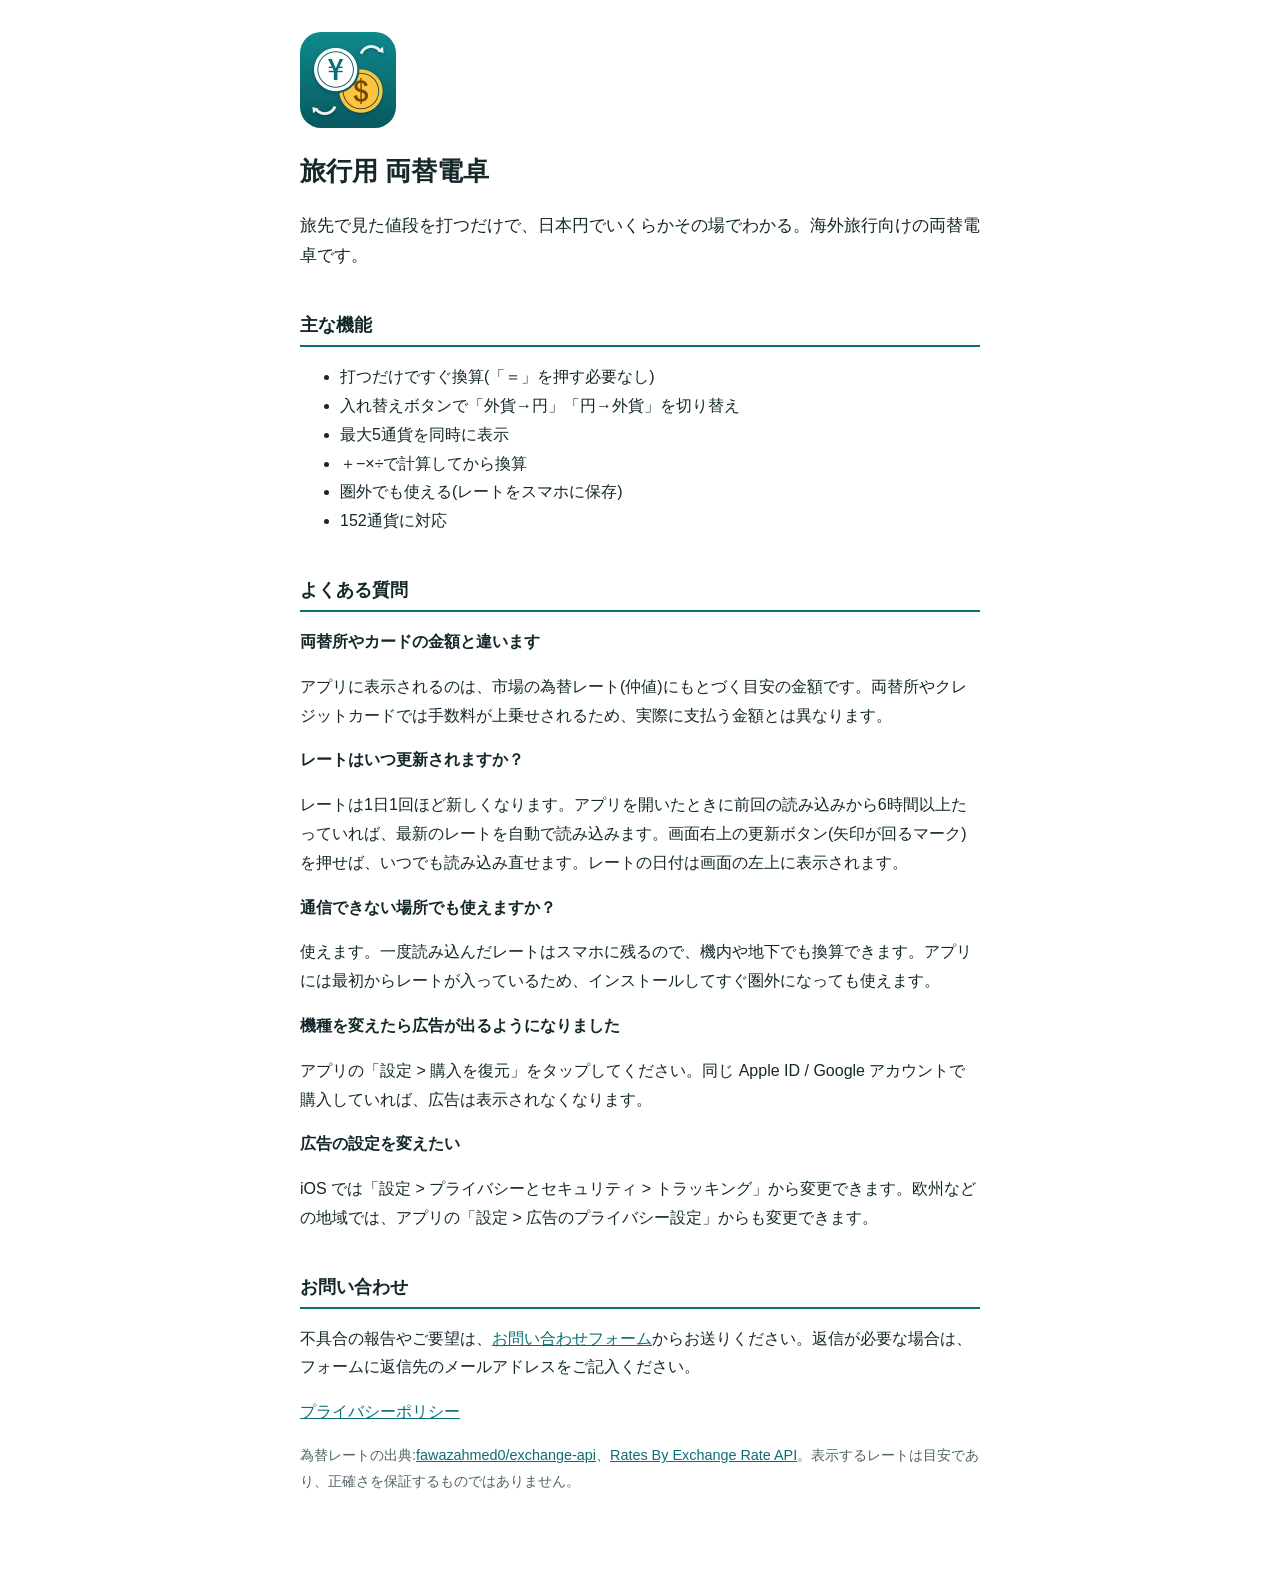
<file: index.html>
<!doctype html>
<html lang="ja">
<head>
<meta charset="utf-8">
<meta name="viewport" content="width=device-width, initial-scale=1">
<title>旅行用 両替電卓 | 通貨換算・為替レート計算</title>
<meta name="description" content="旅先で見た値段を打つだけで日本円でいくらかすぐわかる、海外旅行向けの両替電卓。円から外貨への換算や最大5通貨の同時表示にも対応し、圏外でも使えます。">
<link rel="stylesheet" href="style.css">
</head>
<body>
<main>
<img class="icon" src="icon.png" alt="" width="96" height="96">
<h1>旅行用 両替電卓</h1>
<p class="lead">旅先で見た値段を打つだけで、日本円でいくらかその場でわかる。海外旅行向けの両替電卓です。</p>

<h2>主な機能</h2>
<ul>
<li>打つだけですぐ換算(「＝」を押す必要なし)</li>
<li>入れ替えボタンで「外貨→円」「円→外貨」を切り替え</li>
<li>最大5通貨を同時に表示</li>
<li>＋−×÷で計算してから換算</li>
<li>圏外でも使える(レートをスマホに保存)</li>
<li>152通貨に対応</li>
</ul>

<h2>よくある質問</h2>
<h3>両替所やカードの金額と違います</h3>
<p>アプリに表示されるのは、市場の為替レート(仲値)にもとづく目安の金額です。両替所やクレジットカードでは手数料が上乗せされるため、実際に支払う金額とは異なります。</p>
<h3>レートはいつ更新されますか？</h3>
<p>レートは1日1回ほど新しくなります。アプリを開いたときに前回の読み込みから6時間以上たっていれば、最新のレートを自動で読み込みます。画面右上の更新ボタン(矢印が回るマーク)を押せば、いつでも読み込み直せます。レートの日付は画面の左上に表示されます。</p>
<h3>通信できない場所でも使えますか？</h3>
<p>使えます。一度読み込んだレートはスマホに残るので、機内や地下でも換算できます。アプリには最初からレートが入っているため、インストールしてすぐ圏外になっても使えます。</p>
<h3>機種を変えたら広告が出るようになりました</h3>
<p>アプリの「設定 > 購入を復元」をタップしてください。同じ Apple ID / Google アカウントで購入していれば、広告は表示されなくなります。</p>
<h3>広告の設定を変えたい</h3>
<p>iOS では「設定 > プライバシーとセキュリティ > トラッキング」から変更できます。欧州などの地域では、アプリの「設定 > 広告のプライバシー設定」からも変更できます。</p>

<h2>お問い合わせ</h2>
<p>不具合の報告やご要望は、<a href="https://docs.google.com/forms/d/e/1FAIpQLSer46v0iLHVShzQdXSf11qXnKrGB3zrSokAoWvqD0fSqKLcEg/viewform">お問い合わせフォーム</a>からお送りください。返信が必要な場合は、フォームに返信先のメールアドレスをご記入ください。</p>

<p><a href="privacy.html">プライバシーポリシー</a></p>

<p class="note">為替レートの出典:<a href="https://github.com/fawazahmed0/exchange-api">fawazahmed0/exchange-api</a>、<a href="https://www.exchangerate-api.com">Rates By Exchange Rate API</a>。表示するレートは目安であり、正確さを保証するものではありません。</p>
</main>
</body>
</html>
</file>
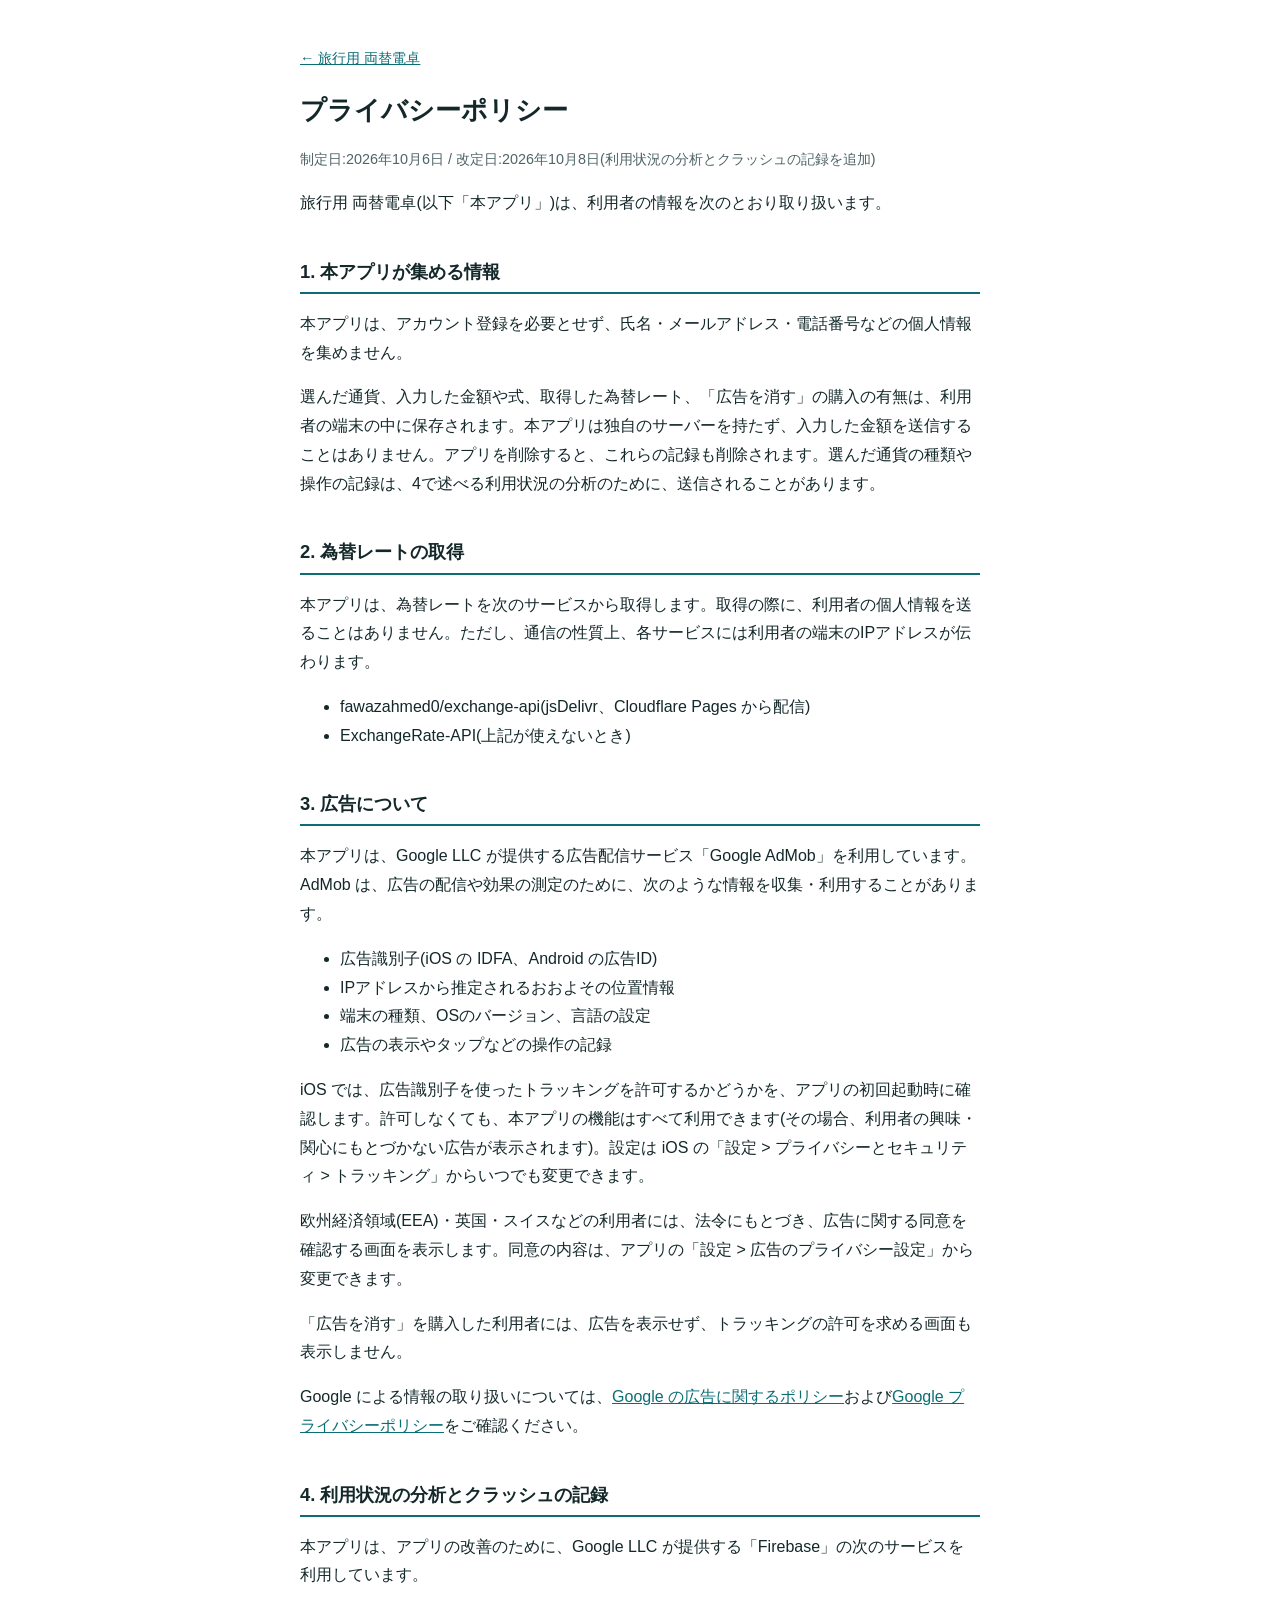
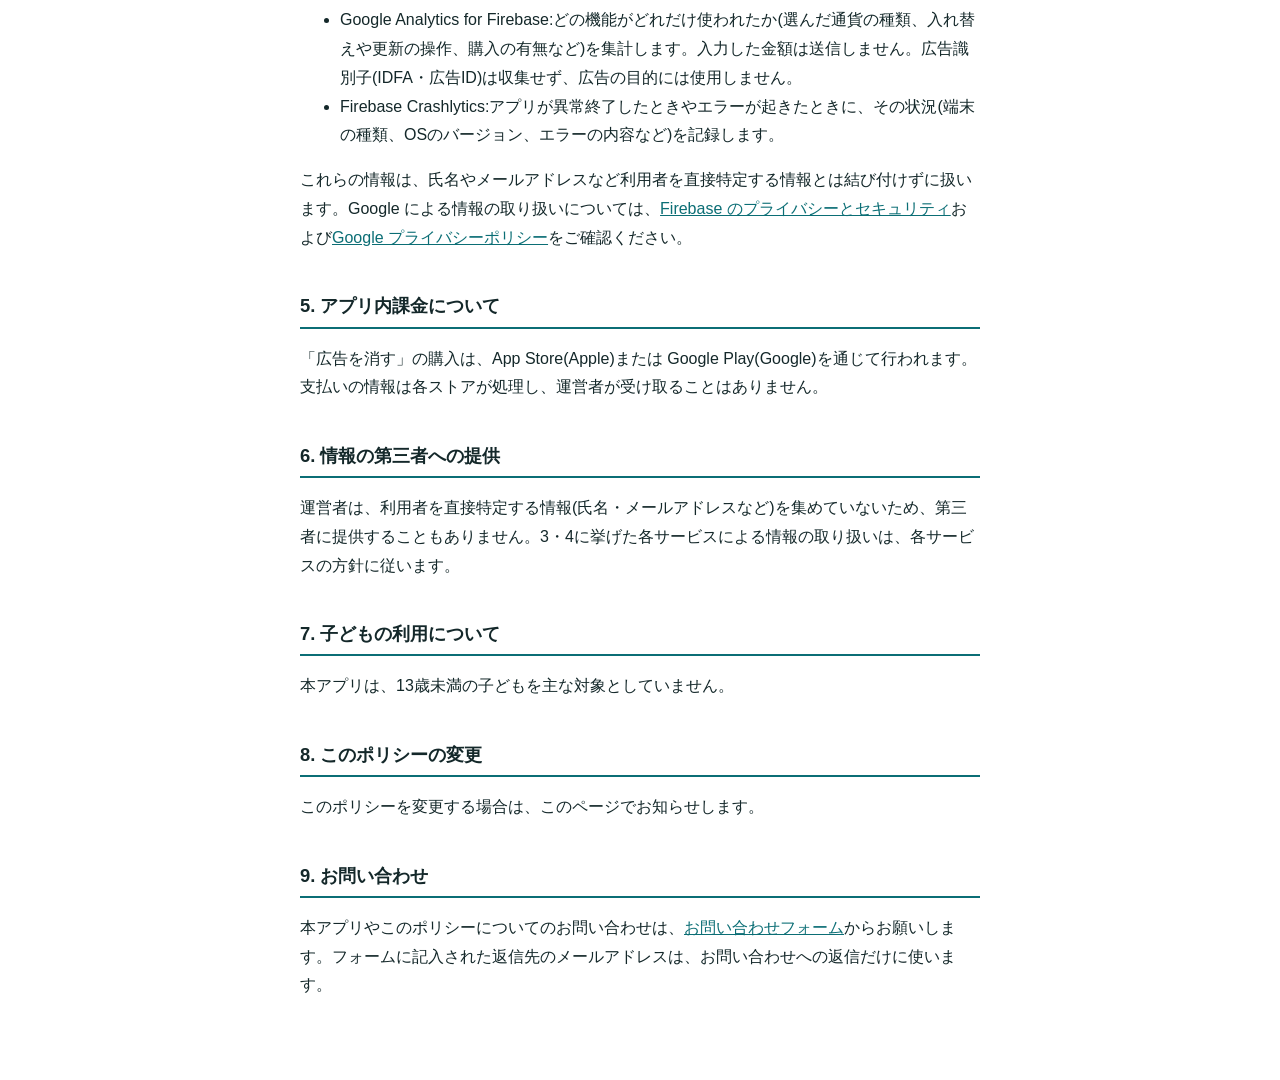
<file: privacy.html>
<!doctype html>
<html lang="ja">
<head>
<meta charset="utf-8">
<meta name="viewport" content="width=device-width, initial-scale=1">
<title>プライバシーポリシー | 旅行用 両替電卓</title>
<link rel="stylesheet" href="style.css">
</head>
<body>
<main>
<p class="back"><a href="index.html">← 旅行用 両替電卓</a></p>
<h1>プライバシーポリシー</h1>
<p class="date">制定日:2026年10月6日 / 改定日:2026年10月8日(利用状況の分析とクラッシュの記録を追加)</p>

<p>旅行用 両替電卓(以下「本アプリ」)は、利用者の情報を次のとおり取り扱います。</p>

<h2>1. 本アプリが集める情報</h2>
<p>本アプリは、アカウント登録を必要とせず、氏名・メールアドレス・電話番号などの個人情報を集めません。</p>
<p>選んだ通貨、入力した金額や式、取得した為替レート、「広告を消す」の購入の有無は、利用者の端末の中に保存されます。本アプリは独自のサーバーを持たず、入力した金額を送信することはありません。アプリを削除すると、これらの記録も削除されます。選んだ通貨の種類や操作の記録は、4で述べる利用状況の分析のために、送信されることがあります。</p>

<h2>2. 為替レートの取得</h2>
<p>本アプリは、為替レートを次のサービスから取得します。取得の際に、利用者の個人情報を送ることはありません。ただし、通信の性質上、各サービスには利用者の端末のIPアドレスが伝わります。</p>
<ul>
<li>fawazahmed0/exchange-api(jsDelivr、Cloudflare Pages から配信)</li>
<li>ExchangeRate-API(上記が使えないとき)</li>
</ul>

<h2>3. 広告について</h2>
<p>本アプリは、Google LLC が提供する広告配信サービス「Google AdMob」を利用しています。AdMob は、広告の配信や効果の測定のために、次のような情報を収集・利用することがあります。</p>
<ul>
<li>広告識別子(iOS の IDFA、Android の広告ID)</li>
<li>IPアドレスから推定されるおおよその位置情報</li>
<li>端末の種類、OSのバージョン、言語の設定</li>
<li>広告の表示やタップなどの操作の記録</li>
</ul>
<p>iOS では、広告識別子を使ったトラッキングを許可するかどうかを、アプリの初回起動時に確認します。許可しなくても、本アプリの機能はすべて利用できます(その場合、利用者の興味・関心にもとづかない広告が表示されます)。設定は iOS の「設定 > プライバシーとセキュリティ > トラッキング」からいつでも変更できます。</p>
<p>欧州経済領域(EEA)・英国・スイスなどの利用者には、法令にもとづき、広告に関する同意を確認する画面を表示します。同意の内容は、アプリの「設定 > 広告のプライバシー設定」から変更できます。</p>
<p>「広告を消す」を購入した利用者には、広告を表示せず、トラッキングの許可を求める画面も表示しません。</p>
<p>Google による情報の取り扱いについては、<a href="https://policies.google.com/technologies/ads?hl=ja">Google の広告に関するポリシー</a>および<a href="https://policies.google.com/privacy?hl=ja">Google プライバシーポリシー</a>をご確認ください。</p>

<h2>4. 利用状況の分析とクラッシュの記録</h2>
<p>本アプリは、アプリの改善のために、Google LLC が提供する「Firebase」の次のサービスを利用しています。</p>
<ul>
<li>Google Analytics for Firebase:どの機能がどれだけ使われたか(選んだ通貨の種類、入れ替えや更新の操作、購入の有無など)を集計します。入力した金額は送信しません。広告識別子(IDFA・広告ID)は収集せず、広告の目的には使用しません。</li>
<li>Firebase Crashlytics:アプリが異常終了したときやエラーが起きたときに、その状況(端末の種類、OSのバージョン、エラーの内容など)を記録します。</li>
</ul>
<p>これらの情報は、氏名やメールアドレスなど利用者を直接特定する情報とは結び付けずに扱います。Google による情報の取り扱いについては、<a href="https://firebase.google.com/support/privacy?hl=ja">Firebase のプライバシーとセキュリティ</a>および<a href="https://policies.google.com/privacy?hl=ja">Google プライバシーポリシー</a>をご確認ください。</p>

<h2>5. アプリ内課金について</h2>
<p>「広告を消す」の購入は、App Store(Apple)または Google Play(Google)を通じて行われます。支払いの情報は各ストアが処理し、運営者が受け取ることはありません。</p>

<h2>6. 情報の第三者への提供</h2>
<p>運営者は、利用者を直接特定する情報(氏名・メールアドレスなど)を集めていないため、第三者に提供することもありません。3・4に挙げた各サービスによる情報の取り扱いは、各サービスの方針に従います。</p>

<h2>7. 子どもの利用について</h2>
<p>本アプリは、13歳未満の子どもを主な対象としていません。</p>

<h2>8. このポリシーの変更</h2>
<p>このポリシーを変更する場合は、このページでお知らせします。</p>

<h2>9. お問い合わせ</h2>
<p>本アプリやこのポリシーについてのお問い合わせは、<a href="https://docs.google.com/forms/d/e/1FAIpQLSer46v0iLHVShzQdXSf11qXnKrGB3zrSokAoWvqD0fSqKLcEg/viewform">お問い合わせフォーム</a>からお願いします。フォームに記入された返信先のメールアドレスは、お問い合わせへの返信だけに使います。</p>
</main>
</body>
</html>
</file>
<file: style.css>
:root {
  --text: #14282a;
  --muted: #4f6466;
  --accent: #0b6e75;
  --bg: #ffffff;
}
@media (prefers-color-scheme: dark) {
  :root {
    --text: #e6f1f1;
    --muted: #a3b9ba;
    --accent: #6fd3d8;
    --bg: #0f1a1b;
  }
}
body {
  margin: 0;
  background: var(--bg);
  color: var(--text);
  font-family: -apple-system, BlinkMacSystemFont, "Hiragino Sans", "Noto Sans JP", sans-serif;
  line-height: 1.8;
}
main {
  max-width: 680px;
  margin: 0 auto;
  padding: 32px 16px 64px;
}
h1 { font-size: 1.6rem; margin: 0.4em 0; }
h2 { font-size: 1.15rem; margin-top: 2em; border-bottom: 2px solid var(--accent); padding-bottom: 4px; }
h3 { font-size: 1rem; margin-bottom: 0; }
a { color: var(--accent); }
.icon { border-radius: 22%; }
.lead { font-size: 1.05rem; }
.date, .back, .note { color: var(--muted); font-size: 0.9rem; }
</file>
